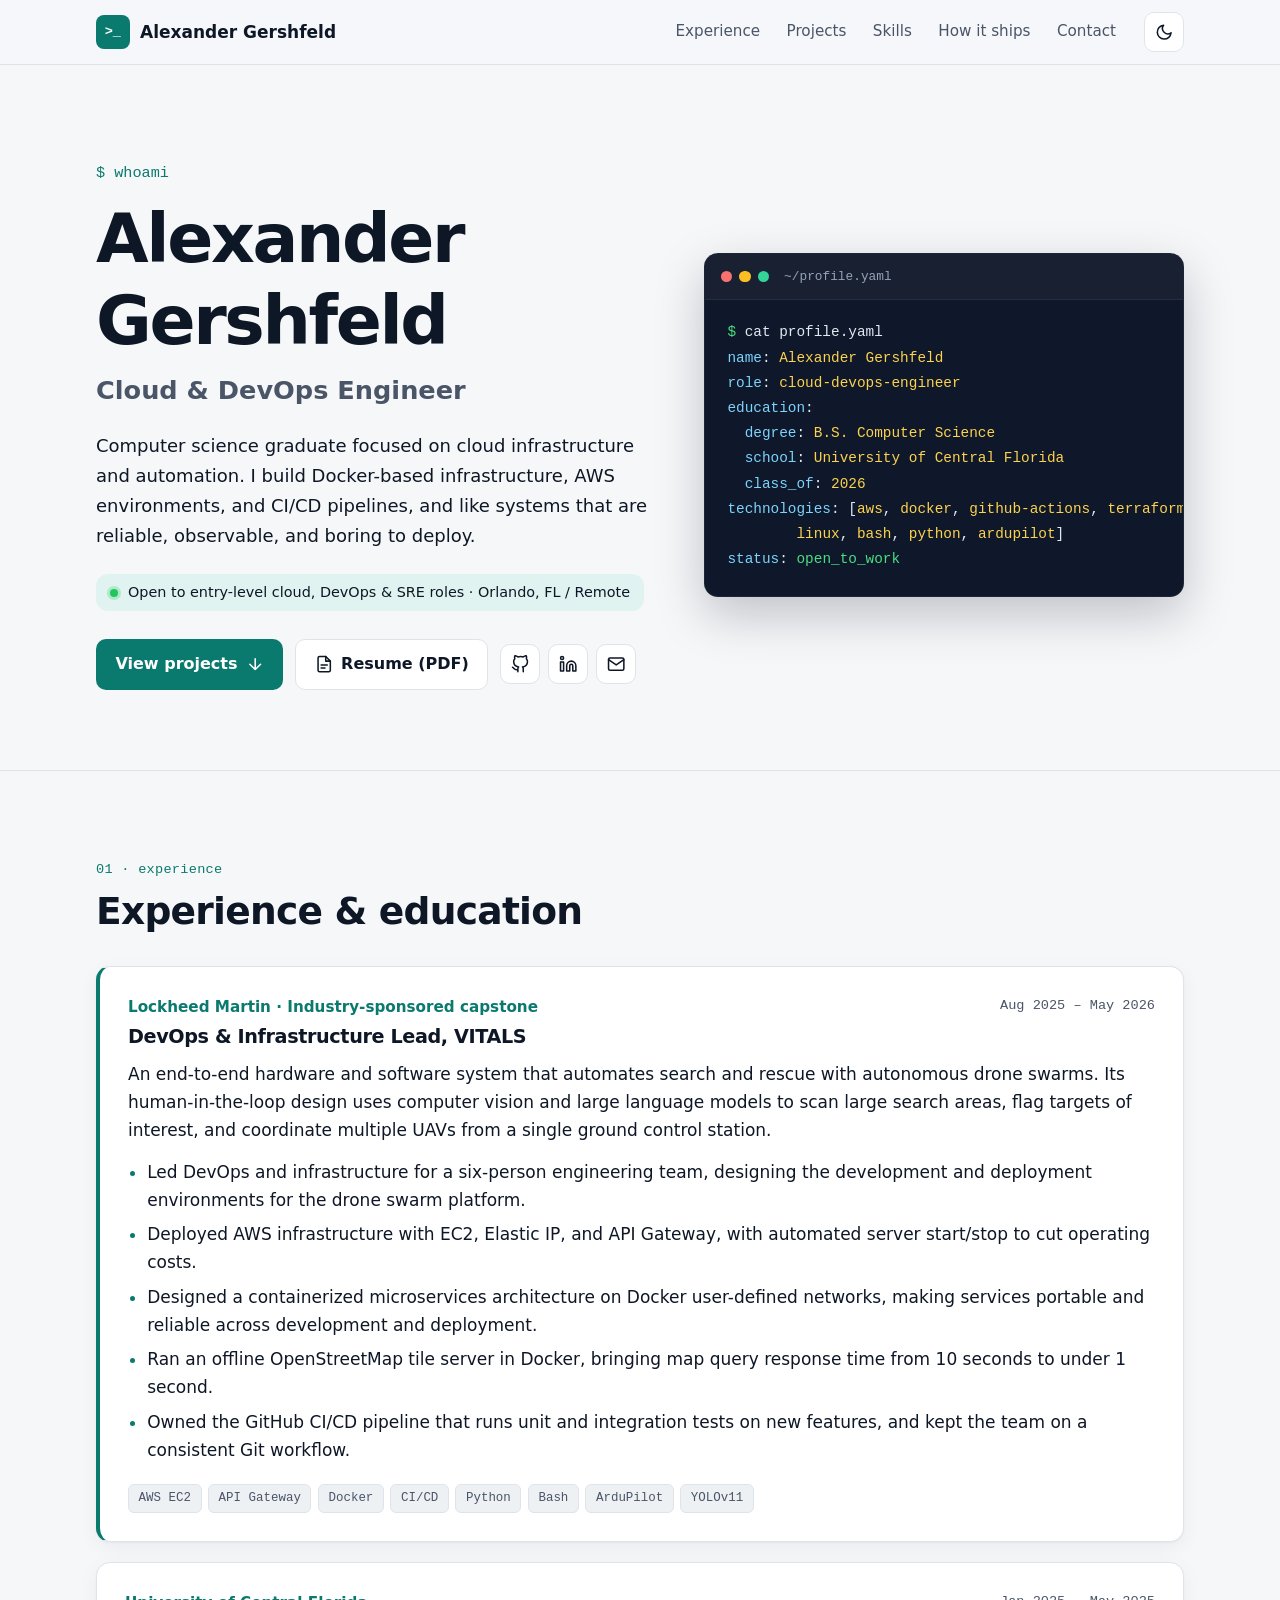
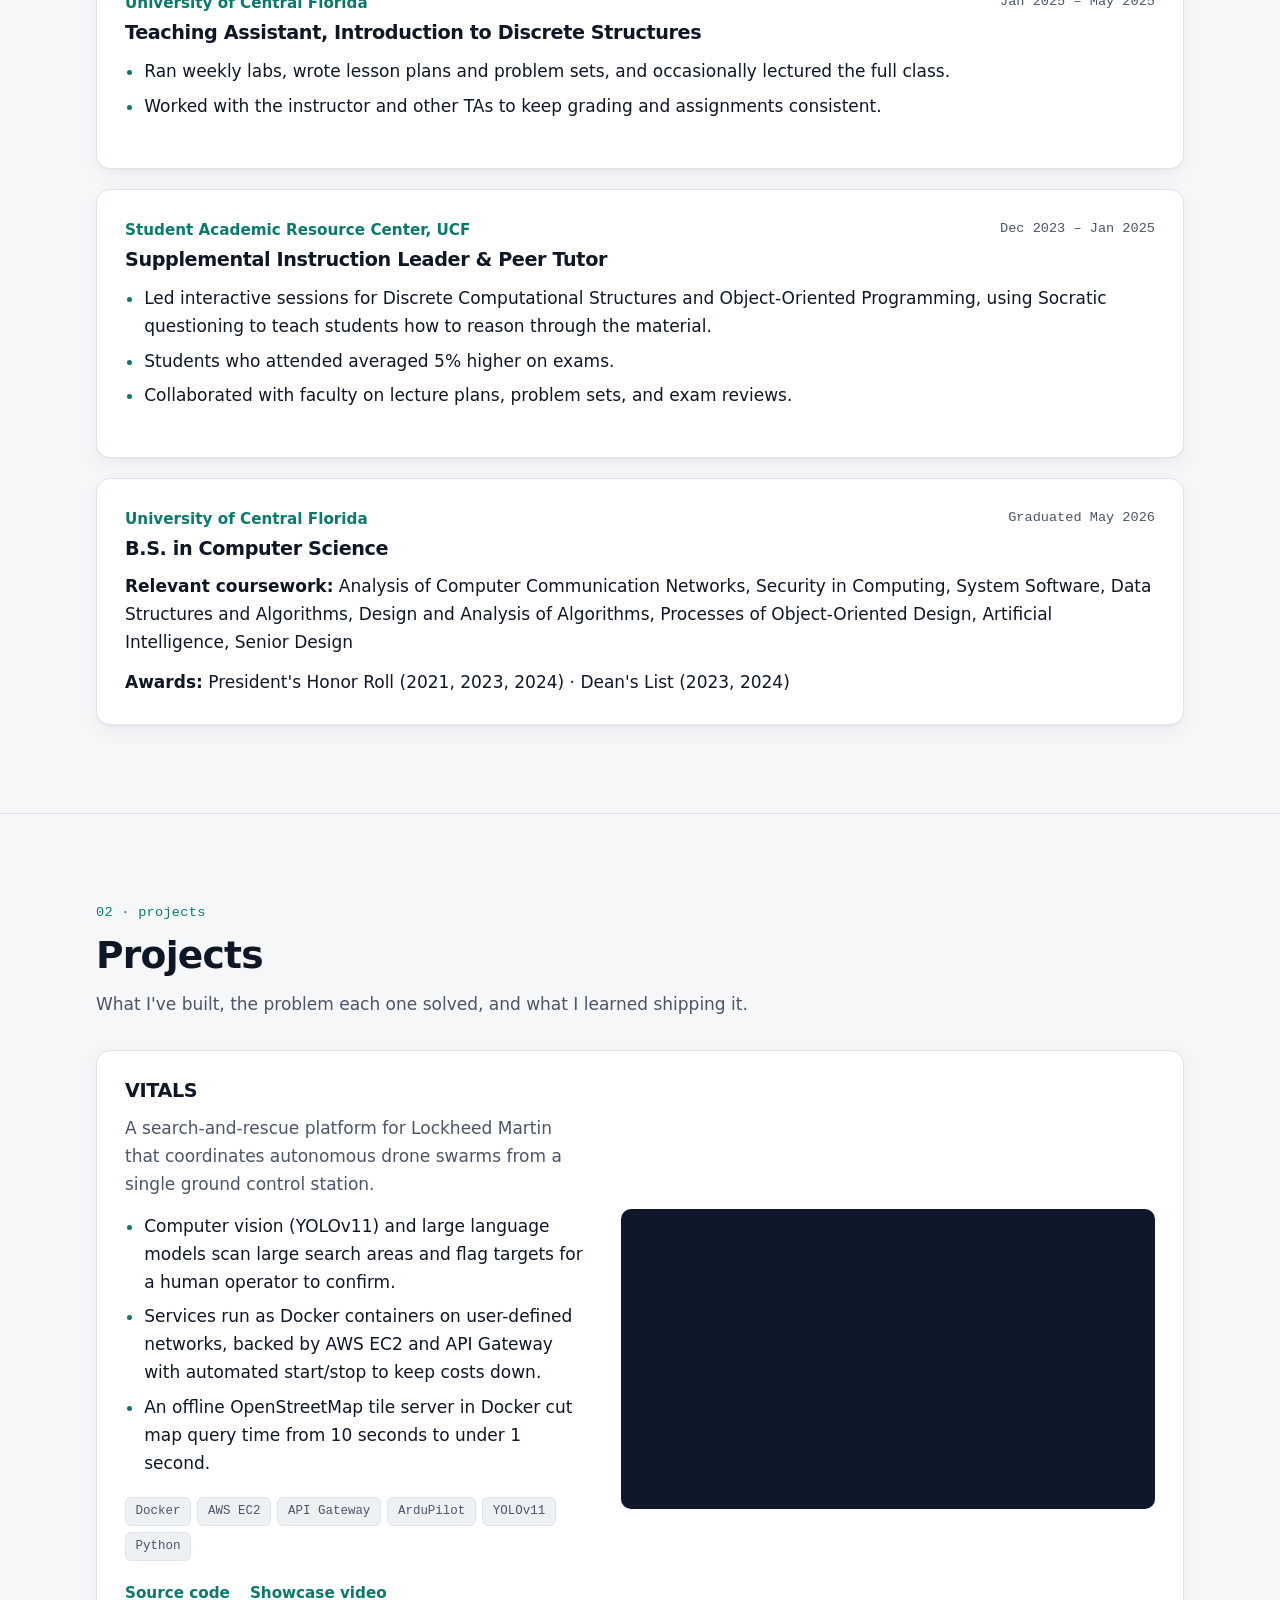
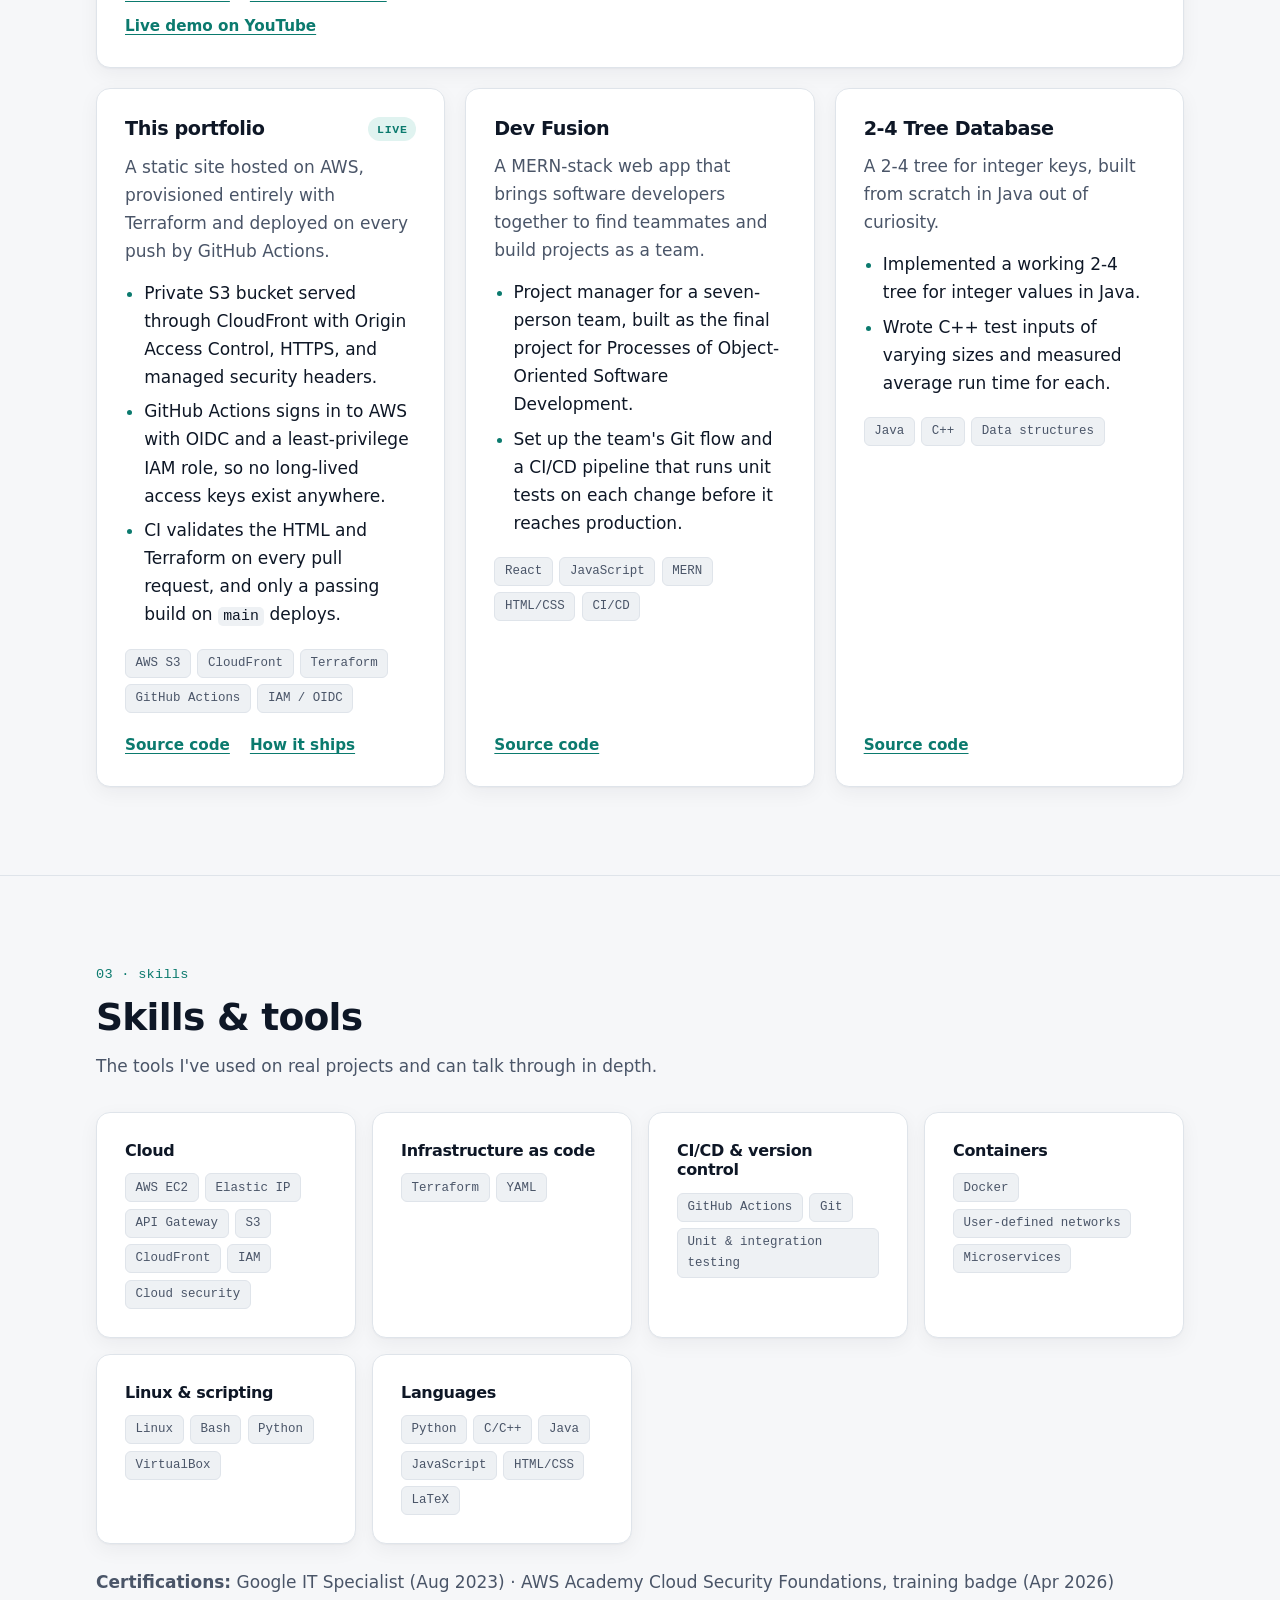
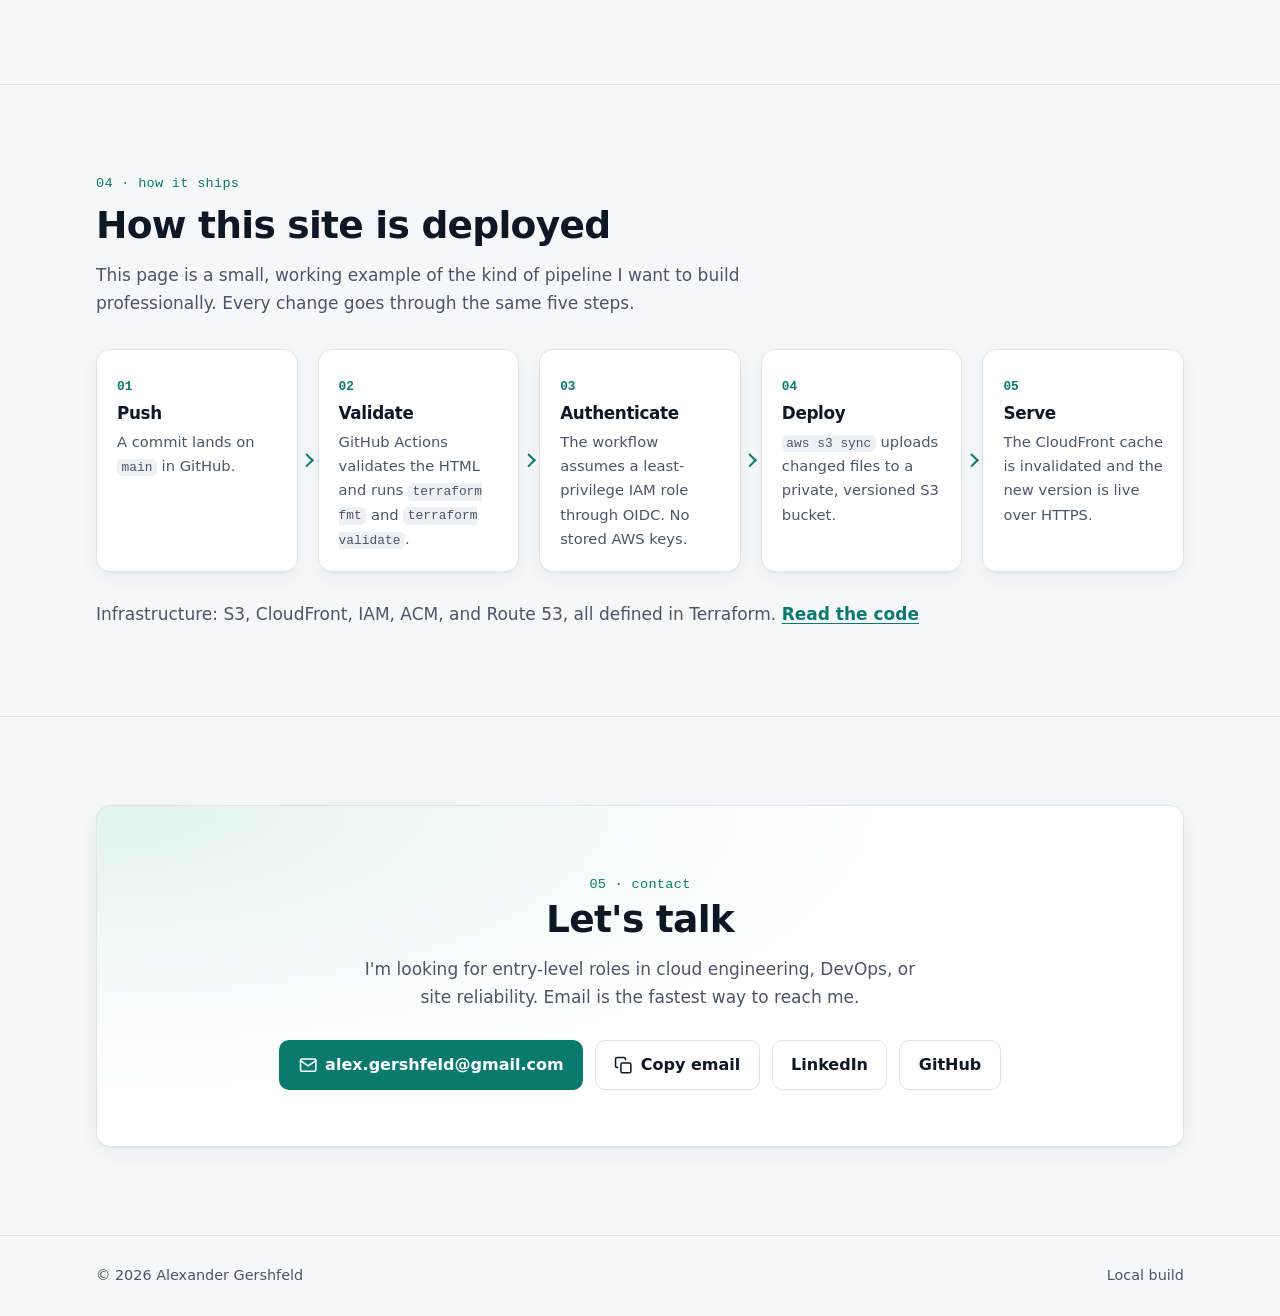
<file: site/index.html>
<!DOCTYPE html>
<html lang="en">
<head>
  <meta charset="utf-8">
  <meta name="viewport" content="width=device-width, initial-scale=1">
  <title>Alexander Gershfeld · Cloud &amp; DevOps Engineer</title>
  <meta name="description" content="Alexander Gershfeld is a computer science graduate focused on cloud infrastructure, automation, and DevOps.">
  <meta property="og:type" content="website">
  <meta property="og:title" content="Alexander Gershfeld · Cloud &amp; DevOps Engineer">
  <meta property="og:description" content="Projects, experience, and the CI/CD pipeline that deploys this site.">
  <meta name="theme-color" content="#0b7a6e">
  <link rel="icon" href="favicon.svg" type="image/svg+xml">
  <link rel="stylesheet" href="styles.css">
  <script src="script.js"></script>
</head>
<body>
  <a class="skip-link" href="#main">Skip to content</a>

  <header class="site-header">
    <div class="container header-inner">
      <a class="brand" href="#top">
        <span class="brand-mark" aria-hidden="true">&gt;_</span>
        <span class="brand-name">Alexander Gershfeld</span>
      </a>

      <nav class="site-nav" id="site-nav" aria-label="Main">
        <ul>
          <li><a href="#experience">Experience</a></li>
          <li><a href="#projects">Projects</a></li>
          <li><a href="#skills">Skills</a></li>
          <li><a href="#pipeline">How it ships</a></li>
          <li><a href="#contact">Contact</a></li>
        </ul>
      </nav>

      <button class="icon-btn theme-toggle" type="button" aria-label="Switch color theme">
        <svg class="icon icon-moon" viewBox="0 0 24 24" aria-hidden="true"><path d="M21 12.79A9 9 0 1 1 11.21 3 7 7 0 0 0 21 12.79z"/></svg>
        <svg class="icon icon-sun" viewBox="0 0 24 24" aria-hidden="true"><circle cx="12" cy="12" r="4.5"/><path d="M12 1.5v2.5M12 20v2.5M4.22 4.22l1.77 1.77M18.01 18.01l1.77 1.77M1.5 12h2.5M20 12h2.5M4.22 19.78l1.77-1.77M18.01 5.99l1.77-1.77"/></svg>
      </button>
      <button class="icon-btn nav-toggle" type="button" aria-expanded="false" aria-controls="site-nav" aria-label="Menu">
        <svg class="icon" viewBox="0 0 24 24" aria-hidden="true"><path d="M3 6h18M3 12h18M3 18h18"/></svg>
      </button>
    </div>
  </header>

  <main id="main">
    <!-- ============ HERO ============ -->
    <section class="hero" id="top" aria-labelledby="hero-title">
      <div class="container hero-grid">
        <div class="hero-copy">
          <p class="eyebrow"><span aria-hidden="true">$ </span>whoami</p>
          <h1 id="hero-title">Alexander Gershfeld</h1>
          <p class="role">Cloud &amp; DevOps Engineer</p>
          <p class="lede">Computer science graduate focused on cloud infrastructure and automation. I build Docker-based infrastructure, AWS environments, and CI/CD pipelines, and like systems that are reliable, observable, and boring to deploy.</p>
          <p class="status"><span class="status-dot" aria-hidden="true"></span><span>Open to entry-level cloud, DevOps &amp; SRE roles · Orlando, FL / Remote</span></p>
          <div class="actions">
            <a class="btn btn-primary" href="#projects">
              View projects
              <svg class="icon" viewBox="0 0 24 24" aria-hidden="true"><path d="M12 5v14M5 12l7 7 7-7"/></svg>
            </a>
            <a class="btn btn-secondary" href="resume.pdf">
              <svg class="icon" viewBox="0 0 24 24" aria-hidden="true"><path d="M14 2H6a2 2 0 0 0-2 2v16a2 2 0 0 0 2 2h12a2 2 0 0 0 2-2V8z"/><path d="M14 2v6h6M8 13h8M8 17h5"/></svg>
              Resume (PDF)
            </a>
            <ul class="social">
              <li>
                <a class="icon-btn" href="https://github.com/Gersh01" aria-label="GitHub">
                  <svg class="icon" viewBox="0 0 24 24" aria-hidden="true"><path d="M9 19c-5 1.5-5-2.5-7-3m14 6v-3.87a3.37 3.37 0 0 0-.94-2.61c3.14-.35 6.44-1.54 6.44-7A5.44 5.44 0 0 0 20 4.77 5.07 5.07 0 0 0 19.91 1S18.73.65 16 2.48a13.38 13.38 0 0 0-7 0C6.27.65 5.09 1 5.09 1A5.07 5.07 0 0 0 5 4.77a5.44 5.44 0 0 0-1.5 3.78c0 5.42 3.3 6.61 6.44 7A3.37 3.37 0 0 0 9 18.13V22"/></svg>
                </a>
              </li>
              <li>
                <a class="icon-btn" href="https://www.linkedin.com/in/alexander-gershfeld" aria-label="LinkedIn">
                  <svg class="icon" viewBox="0 0 24 24" aria-hidden="true"><path d="M16 8a6 6 0 0 1 6 6v7h-4v-7a2 2 0 0 0-4 0v7h-4v-7a6 6 0 0 1 6-6z"/><path d="M2 9h4v12H2z"/><circle cx="4" cy="4" r="2"/></svg>
                </a>
              </li>
              <li>
                <a class="icon-btn" href="mailto:alex.gershfeld@gmail.com" aria-label="Email">
                  <svg class="icon" viewBox="0 0 24 24" aria-hidden="true"><path d="M4 4h16a2 2 0 0 1 2 2v12a2 2 0 0 1-2 2H4a2 2 0 0 1-2-2V6a2 2 0 0 1 2-2z"/><path d="m22 6-10 7L2 6"/></svg>
                </a>
              </li>
            </ul>
          </div>
        </div>

        <div class="terminal" aria-hidden="true">
          <div class="terminal-bar">
            <span class="dot"></span><span class="dot"></span><span class="dot"></span>
            <span class="terminal-title">~/profile.yaml</span>
          </div>
<pre><code><span class="t-prompt">$</span> cat profile.yaml
<span class="t-key">name</span>: <span class="t-str">Alexander Gershfeld</span>
<span class="t-key">role</span>: <span class="t-str">cloud-devops-engineer</span>
<span class="t-key">education</span>:
  <span class="t-key">degree</span>: <span class="t-str">B.S. Computer Science</span>
  <span class="t-key">school</span>: <span class="t-str">University of Central Florida</span>
  <span class="t-key">class_of</span>: <span class="t-str">2026</span>
<span class="t-key">technologies</span>: [<span class="t-str">aws</span>, <span class="t-str">docker</span>, <span class="t-str">github-actions</span>, <span class="t-str">terraform</span>,
        <span class="t-str">linux</span>, <span class="t-str">bash</span>, <span class="t-str">python</span>, <span class="t-str">ardupilot</span>]
<span class="t-key">status</span>: <span class="t-ok">open_to_work</span></code></pre>
        </div>
      </div>
    </section>

    <!-- ============ EXPERIENCE ============ -->
    <section class="section" id="experience" aria-labelledby="experience-title">
      <div class="container">
        <div class="section-head">
          <p class="section-kicker">01 · experience</p>
          <h2 id="experience-title">Experience &amp; education</h2>
        </div>

        <div class="stack">
          <article class="card featured">
            <div class="card-head">
              <div>
                <p class="org">Lockheed Martin · Industry-sponsored capstone</p>
                <h3>DevOps &amp; Infrastructure Lead, VITALS</h3>
              </div>
              <p class="dates">Aug 2025 – May 2026</p>
            </div>
            <p>An end-to-end hardware and software system that automates search and rescue with autonomous drone swarms. Its human-in-the-loop design uses computer vision and large language models to scan large search areas, flag targets of interest, and coordinate multiple UAVs from a single ground control station.</p>
            <ul class="bullets">
              <li>Led DevOps and infrastructure for a six-person engineering team, designing the development and deployment environments for the drone swarm platform.</li>
              <li>Deployed AWS infrastructure with EC2, Elastic IP, and API Gateway, with automated server start/stop to cut operating costs.</li>
              <li>Designed a containerized microservices architecture on Docker user-defined networks, making services portable and reliable across development and deployment.</li>
              <li>Ran an offline OpenStreetMap tile server in Docker, bringing map query response time from 10 seconds to under 1 second.</li>
              <li>Owned the GitHub CI/CD pipeline that runs unit and integration tests on new features, and kept the team on a consistent Git workflow.</li>
            </ul>
            <ul class="tags">
              <li>AWS EC2</li>
              <li>API Gateway</li>
              <li>Docker</li>
              <li>CI/CD</li>
              <li>Python</li>
              <li>Bash</li>
              <li>ArduPilot</li>
              <li>YOLOv11</li>
            </ul>
          </article>

          <article class="card">
            <div class="card-head">
              <div>
                <p class="org">University of Central Florida</p>
                <h3>Teaching Assistant, Introduction to Discrete Structures</h3>
              </div>
              <p class="dates">Jan 2025 – May 2025</p>
            </div>
            <ul class="bullets">
              <li>Ran weekly labs, wrote lesson plans and problem sets, and occasionally lectured the full class.</li>
              <li>Worked with the instructor and other TAs to keep grading and assignments consistent.</li>
            </ul>
          </article>

          <article class="card">
            <div class="card-head">
              <div>
                <p class="org">Student Academic Resource Center, UCF</p>
                <h3>Supplemental Instruction Leader &amp; Peer Tutor</h3>
              </div>
              <p class="dates">Dec 2023 – Jan 2025</p>
            </div>
            <ul class="bullets">
              <li>Led interactive sessions for Discrete Computational Structures and Object-Oriented Programming, using Socratic questioning to teach students how to reason through the material.</li>
              <li>Students who attended averaged 5% higher on exams.</li>
              <li>Collaborated with faculty on lecture plans, problem sets, and exam reviews.</li>
            </ul>
          </article>

          <article class="card">
            <div class="card-head">
              <div>
                <p class="org">University of Central Florida</p>
                <h3>B.S. in Computer Science</h3>
              </div>
              <p class="dates">Graduated May 2026</p>
            </div>
            <p><strong>Relevant coursework:</strong> Analysis of Computer Communication Networks, Security in Computing, System Software, Data Structures and Algorithms, Design and Analysis of Algorithms, Processes of Object-Oriented Design, Artificial Intelligence, Senior Design</p>
            <p><strong>Awards:</strong> President's Honor Roll (2021, 2023, 2024) · Dean's List (2023, 2024)</p>
          </article>
        </div>
      </div>
    </section>

    <!-- ============ PROJECTS ============ -->
    <section class="section" id="projects" aria-labelledby="projects-title">
      <div class="container">
        <div class="section-head">
          <p class="section-kicker">02 · projects</p>
          <h2 id="projects-title">Projects</h2>
          <p>What I've built, the problem each one solved, and what I learned shipping it.</p>
        </div>

        <div class="project-grid">
          <article class="card project project-wide">
            <div class="project-top">
              <h3>VITALS</h3>
            </div>
            <p class="summary">A search-and-rescue platform for Lockheed Martin that coordinates autonomous drone swarms from a single ground control station.</p>
            <div class="project-media">
              <iframe
                class="video"
                src="https://www.youtube-nocookie.com/embed/x99YQwUZ260?rel=0"
                title="VITALS Live Flight Demo"
                loading="lazy"
                allow="accelerometer; autoplay; clipboard-write; encrypted-media; gyroscope; picture-in-picture; web-share"
                referrerpolicy="strict-origin-when-cross-origin"
                allowfullscreen></iframe>
            </div>
            <ul class="bullets">
              <li>Computer vision (YOLOv11) and large language models scan large search areas and flag targets for a human operator to confirm.</li>
              <li>Services run as Docker containers on user-defined networks, backed by AWS EC2 and API Gateway with automated start/stop to keep costs down.</li>
              <li>An offline OpenStreetMap tile server in Docker cut map query time from 10 seconds to under 1 second.</li>
            </ul>
            <ul class="tags">
              <li>Docker</li><li>AWS EC2</li><li>API Gateway</li><li>ArduPilot</li><li>YOLOv11</li><li>Python</li>
            </ul>
            <p class="links">
              <a href="https://github.com/brendantr/VITALS-AI-DroneSwarm">Source code</a>
              <a href="https://www.youtube.com/watch?v=EE4i8XSY4mE">Showcase video</a>
              <a href="https://www.youtube.com/watch?v=x99YQwUZ260">Live demo on YouTube</a>
            </p>
          </article>

          <article class="card project">
            <div class="project-top">
              <h3>This portfolio</h3>
              <span class="badge">Live</span>
            </div>
            <p class="summary">A static site hosted on AWS, provisioned entirely with Terraform and deployed on every push by GitHub Actions.</p>
            <ul class="bullets">
              <li>Private S3 bucket served through CloudFront with Origin Access Control, HTTPS, and managed security headers.</li>
              <li>GitHub Actions signs in to AWS with OIDC and a least-privilege IAM role, so no long-lived access keys exist anywhere.</li>
              <li>CI validates the HTML and Terraform on every pull request, and only a passing build on <code>main</code> deploys.</li>
            </ul>
            <ul class="tags">
              <li>AWS S3</li><li>CloudFront</li><li>Terraform</li><li>GitHub Actions</li><li>IAM / OIDC</li>
            </ul>
            <p class="links">
              <a href="https://github.com/Gersh01/portfolio-website">Source code</a>
              <a href="#pipeline">How it ships</a>
            </p>
          </article>

          <article class="card project">
            <div class="project-top">
              <h3>Dev Fusion</h3>
            </div>
            <p class="summary">A MERN-stack web app that brings software developers together to find teammates and build projects as a team.</p>
            <ul class="bullets">
              <li>Project manager for a seven-person team, built as the final project for Processes of Object-Oriented Software Development.</li>
              <li>Set up the team's Git flow and a CI/CD pipeline that runs unit tests on each change before it reaches production.</li>
            </ul>
            <ul class="tags">
              <li>React</li><li>JavaScript</li><li>MERN</li><li>HTML/CSS</li><li>CI/CD</li>
            </ul>
            <p class="links"><a href="https://github.com/Gersh01/Dev-Fusion">Source code</a></p>
          </article>

          <article class="card project">
            <div class="project-top">
              <h3>2-4 Tree Database</h3>
            </div>
            <p class="summary">A 2-4 tree for integer keys, built from scratch in Java out of curiosity.</p>
            <ul class="bullets">
              <li>Implemented a working 2-4 tree for integer values in Java.</li>
              <li>Wrote C++ test inputs of varying sizes and measured average run time for each.</li>
            </ul>
            <ul class="tags">
              <li>Java</li><li>C++</li><li>Data structures</li>
            </ul>
            <p class="links"><a href="https://github.com/Gersh01/2-4-Tree-Database">Source code</a></p>
          </article>
        </div>
      </div>
    </section>

    <!-- ============ SKILLS ============ -->
    <section class="section" id="skills" aria-labelledby="skills-title">
      <div class="container">
        <div class="section-head">
          <p class="section-kicker">03 · skills</p>
          <h2 id="skills-title">Skills &amp; tools</h2>
          <p>The tools I've used on real projects and can talk through in depth.</p>
        </div>

        <div class="skill-grid">
          <div class="card skill-group">
            <h3>Cloud</h3>
            <ul class="tags"><li>AWS EC2</li><li>Elastic IP</li><li>API Gateway</li><li>S3</li><li>CloudFront</li><li>IAM</li><li>Cloud security</li></ul>
          </div>
          <div class="card skill-group">
            <h3>Infrastructure as code</h3>
            <ul class="tags"><li>Terraform</li><li>YAML</li></ul>
          </div>
          <div class="card skill-group">
            <h3>CI/CD &amp; version control</h3>
            <ul class="tags"><li>GitHub Actions</li><li>Git</li><li>Unit &amp; integration testing</li></ul>
          </div>
          <div class="card skill-group">
            <h3>Containers</h3>
            <ul class="tags"><li>Docker</li><li>User-defined networks</li><li>Microservices</li></ul>
          </div>
          <div class="card skill-group">
            <h3>Linux &amp; scripting</h3>
            <ul class="tags"><li>Linux</li><li>Bash</li><li>Python</li><li>VirtualBox</li></ul>
          </div>
          <div class="card skill-group">
            <h3>Languages</h3>
            <ul class="tags"><li>Python</li><li>C/C++</li><li>Java</li><li>JavaScript</li><li>HTML/CSS</li><li>LaTeX</li></ul>
          </div>
        </div>

        <p class="cert-line"><strong>Certifications:</strong> Google IT Specialist (Aug 2023) · AWS Academy Cloud Security Foundations, training badge (Apr 2026)</p>
      </div>
    </section>

    <!-- ============ PIPELINE ============ -->
    <section class="section" id="pipeline" aria-labelledby="pipeline-title">
      <div class="container">
        <div class="section-head">
          <p class="section-kicker">04 · how it ships</p>
          <h2 id="pipeline-title">How this site is deployed</h2>
          <p>This page is a small, working example of the kind of pipeline I want to build professionally. Every change goes through the same five steps.</p>
        </div>

        <ol class="pipeline">
          <li>
            <span class="step-num">01</span>
            <h3>Push</h3>
            <p>A commit lands on <code>main</code> in GitHub.</p>
          </li>
          <li>
            <span class="step-num">02</span>
            <h3>Validate</h3>
            <p>GitHub Actions validates the HTML and runs <code>terraform fmt</code> and <code>terraform validate</code>.</p>
          </li>
          <li>
            <span class="step-num">03</span>
            <h3>Authenticate</h3>
            <p>The workflow assumes a least-privilege IAM role through OIDC. No stored AWS keys.</p>
          </li>
          <li>
            <span class="step-num">04</span>
            <h3>Deploy</h3>
            <p><code>aws s3 sync</code> uploads changed files to a private, versioned S3 bucket.</p>
          </li>
          <li>
            <span class="step-num">05</span>
            <h3>Serve</h3>
            <p>The CloudFront cache is invalidated and the new version is live over HTTPS.</p>
          </li>
        </ol>

        <p class="infra-note">
          Infrastructure: S3, CloudFront, IAM, ACM, and Route 53, all defined in Terraform.
          <a href="https://github.com/Gersh01/portfolio-website/tree/main/infra">Read the code</a>
        </p>
      </div>
    </section>

    <!-- ============ CONTACT ============ -->
    <section class="section" id="contact" aria-labelledby="contact-title">
      <div class="container">
        <div class="card contact-card">
          <p class="section-kicker">05 · contact</p>
          <h2 id="contact-title">Let's talk</h2>
          <p>I'm looking for entry-level roles in cloud engineering, DevOps, or site reliability. Email is the fastest way to reach me.</p>
          <div class="actions">
            <a class="btn btn-primary" href="mailto:alex.gershfeld@gmail.com">
              <svg class="icon" viewBox="0 0 24 24" aria-hidden="true"><path d="M4 4h16a2 2 0 0 1 2 2v12a2 2 0 0 1-2 2H4a2 2 0 0 1-2-2V6a2 2 0 0 1 2-2z"/><path d="m22 6-10 7L2 6"/></svg>
              alex.gershfeld@gmail.com
            </a>
            <button class="btn btn-secondary copy-email" type="button" data-email="alex.gershfeld@gmail.com">
              <svg class="icon" viewBox="0 0 24 24" aria-hidden="true"><rect x="9" y="9" width="13" height="13" rx="2"/><path d="M5 15H4a2 2 0 0 1-2-2V4a2 2 0 0 1 2-2h9a2 2 0 0 1 2 2v1"/></svg>
              <span class="copy-label" aria-live="polite">Copy email</span>
            </button>
            <a class="btn btn-secondary" href="https://www.linkedin.com/in/alexander-gershfeld">LinkedIn</a>
            <a class="btn btn-secondary" href="https://github.com/Gersh01">GitHub</a>
          </div>
        </div>
      </div>
    </section>
  </main>

  <footer class="site-footer">
    <div class="container footer-inner">
      <p>© <span id="year">2026</span> Alexander Gershfeld</p>
      <p class="deploy-stamp">Local build</p>
    </div>
  </footer>
</body>
</html>
</file>
<file: site/styles.css>
/* =========================================================
   Design tokens: light theme on :root, dark theme below.
   ========================================================= */
:root {
  --bg: #f6f7f9;
  --surface: #ffffff;
  --surface-2: #eef1f4;
  --text: #0e1726;
  --muted: #4a5568;
  --border: #dfe4ea;
  --accent: #0b7a6e;
  --accent-strong: #08665c;
  --accent-soft: #e0f3f0;
  --on-accent: #ffffff;
  --code-bg: #0f172a;
  --code-text: #e2e8f0;
  --code-dim: #94a3b8;
  --code-key: #7dd3fc;
  --code-str: #fcd34d;
  --code-ok: #4ade80;
  --shadow: 0 1px 2px rgb(15 23 42 / 0.04), 0 6px 20px rgb(15 23 42 / 0.05);
  --radius: 14px;
  --font-sans: system-ui, -apple-system, "Segoe UI", Roboto, "Helvetica Neue", Arial, sans-serif;
  --font-mono: ui-monospace, "Cascadia Code", "SF Mono", Menlo, Consolas, "Liberation Mono", monospace;
  color-scheme: light;
}

@media (prefers-color-scheme: dark) {
  :root:not([data-theme="light"]) {
    --bg: #0b1120;
    --surface: #111a2e;
    --surface-2: #18233b;
    --text: #e5e9f0;
    --muted: #9aa5b8;
    --border: #233150;
    --accent: #2dd4bf;
    --accent-strong: #5eead4;
    --accent-soft: rgb(45 212 191 / 0.12);
    --on-accent: #042f2a;
    --code-bg: #070c18;
    --shadow: 0 1px 2px rgb(0 0 0 / 0.3);
    color-scheme: dark;
  }
}

:root[data-theme="dark"] {
  --bg: #0b1120;
  --surface: #111a2e;
  --surface-2: #18233b;
  --text: #e5e9f0;
  --muted: #9aa5b8;
  --border: #233150;
  --accent: #2dd4bf;
  --accent-strong: #5eead4;
  --accent-soft: rgb(45 212 191 / 0.12);
  --on-accent: #042f2a;
  --code-bg: #070c18;
  --shadow: 0 1px 2px rgb(0 0 0 / 0.3);
  color-scheme: dark;
}

/* =========================================================
   Base
   ========================================================= */
*,
*::before,
*::after {
  box-sizing: border-box;
}

html {
  scroll-behavior: smooth;
  scroll-padding-top: 5rem;
  -webkit-text-size-adjust: 100%;
  text-size-adjust: 100%;
}

body {
  margin: 0;
  font-family: var(--font-sans);
  font-size: 1.0625rem;
  line-height: 1.65;
  color: var(--text);
  background: var(--bg);
  -webkit-font-smoothing: antialiased;
}

img,
svg {
  display: block;
  max-width: 100%;
}

a {
  color: var(--accent);
  text-underline-offset: 3px;
}

a:hover {
  color: var(--accent-strong);
}

:focus-visible {
  outline: 2px solid var(--accent);
  outline-offset: 3px;
  border-radius: 6px;
}

h1,
h2,
h3 {
  margin: 0;
  line-height: 1.2;
  letter-spacing: -0.02em;
}

code,
pre {
  font-family: var(--font-mono);
}

p code,
li code {
  font-size: 0.875em;
  padding: 0.1em 0.35em;
  border-radius: 5px;
  background: var(--surface-2);
}

.container {
  width: 100%;
  max-width: 72rem;
  margin-inline: auto;
  padding-inline: clamp(1rem, 4vw, 2rem);
}

.icon {
  width: 1.15rem;
  height: 1.15rem;
  flex: none;
  fill: none;
  stroke: currentColor;
  stroke-width: 2;
  stroke-linecap: round;
  stroke-linejoin: round;
}

.skip-link {
  position: absolute;
  left: 1rem;
  top: -4rem;
  z-index: 100;
  padding: 0.6rem 1rem;
  border-radius: 8px;
  background: var(--accent);
  color: var(--on-accent);
  font-weight: 600;
}

.skip-link:focus {
  top: 1rem;
  color: var(--on-accent);
}

/* =========================================================
   Header
   ========================================================= */
.site-header {
  position: sticky;
  top: 0;
  z-index: 10;
  background: color-mix(in srgb, var(--bg) 85%, transparent);
  -webkit-backdrop-filter: saturate(180%) blur(12px);
  backdrop-filter: saturate(180%) blur(12px);
  border-bottom: 1px solid var(--border);
}

.header-inner {
  display: flex;
  align-items: center;
  gap: 0.5rem;
  min-height: 4rem;
}

.brand {
  display: flex;
  align-items: center;
  gap: 0.65rem;
  color: var(--text);
  font-weight: 700;
  text-decoration: none;
}

.brand:hover {
  color: var(--text);
}

.brand-mark {
  display: grid;
  place-items: center;
  width: 2.1rem;
  height: 2.1rem;
  border-radius: 8px;
  background: var(--accent);
  color: var(--on-accent);
  font-family: var(--font-mono);
  font-size: 0.85rem;
  font-weight: 700;
}

.site-nav {
  margin-left: auto;
}

.site-nav ul {
  display: flex;
  gap: 0.15rem;
  margin: 0;
  padding: 0;
  list-style: none;
}

.site-nav a {
  display: block;
  padding: 0.45rem 0.75rem;
  border-radius: 8px;
  color: var(--muted);
  font-size: 0.95rem;
  font-weight: 500;
  text-decoration: none;
}

.site-nav a:hover {
  color: var(--text);
  background: var(--surface-2);
}

.icon-btn {
  display: grid;
  place-items: center;
  width: 2.5rem;
  height: 2.5rem;
  padding: 0;
  border: 1px solid var(--border);
  border-radius: 10px;
  background: var(--surface);
  color: var(--text);
  cursor: pointer;
}

.icon-btn:hover {
  border-color: var(--accent);
  color: var(--accent);
}

.theme-toggle {
  margin-left: 0.5rem;
}

.nav-toggle {
  display: none;
}

.theme-toggle .icon-sun {
  display: none;
}

:root[data-theme="dark"] .theme-toggle .icon-sun {
  display: block;
}

:root[data-theme="dark"] .theme-toggle .icon-moon {
  display: none;
}

@media (prefers-color-scheme: dark) {
  :root:not([data-theme="light"]) .theme-toggle .icon-sun {
    display: block;
  }

  :root:not([data-theme="light"]) .theme-toggle .icon-moon {
    display: none;
  }
}

@media (max-width: 760px) {
  .nav-toggle {
    display: grid;
  }

  .theme-toggle {
    margin-left: auto;
  }

  .site-nav {
    position: absolute;
    top: 100%;
    left: 0;
    right: 0;
    display: none;
    margin: 0;
    padding: 0.5rem clamp(1rem, 4vw, 2rem) 1rem;
    background: var(--surface);
    border-bottom: 1px solid var(--border);
    box-shadow: var(--shadow);
  }

  .site-nav.open {
    display: block;
  }

  .site-nav ul {
    flex-direction: column;
  }

  .site-nav a {
    padding: 0.7rem 0.75rem;
    font-size: 1rem;
  }
}

/* =========================================================
   Hero
   ========================================================= */
.hero {
  padding-block: clamp(3rem, 8vw, 6rem) clamp(3rem, 7vw, 5rem);
}

.hero-grid {
  display: grid;
  grid-template-columns: minmax(0, 1.15fr) minmax(0, 1fr);
  gap: clamp(2rem, 5vw, 3.5rem);
  align-items: center;
}

.eyebrow {
  margin: 0 0 0.75rem;
  color: var(--accent);
  font-family: var(--font-mono);
  font-size: 0.95rem;
}

.hero h1 {
  font-size: clamp(2.5rem, 6.5vw, 4.25rem);
  font-weight: 800;
  letter-spacing: -0.035em;
}

.role {
  margin: 0.5rem 0 1.25rem;
  color: var(--muted);
  font-size: clamp(1.25rem, 2.6vw, 1.6rem);
  font-weight: 600;
}

.lede {
  max-width: 38rem;
  margin: 0 0 1.5rem;
  font-size: 1.125rem;
}

.status {
  display: inline-flex;
  align-items: center;
  gap: 0.6rem;
  margin: 0 0 1.75rem;
  padding: 0.4rem 0.9rem;
  border-radius: 12px;
  background: var(--accent-soft);
  font-size: 0.9rem;
  font-weight: 500;
}

.status-dot {
  flex: none;
  width: 0.5rem;
  height: 0.5rem;
  border-radius: 50%;
  background: #22c55e;
  box-shadow: 0 0 0 3px rgb(34 197 94 / 0.25);
}

.actions {
  display: flex;
  flex-wrap: wrap;
  align-items: center;
  gap: 0.75rem;
}

.btn {
  display: inline-flex;
  align-items: center;
  gap: 0.5rem;
  padding: 0.7rem 1.15rem;
  border: 1px solid transparent;
  border-radius: 10px;
  font: inherit;
  font-size: 1rem;
  font-weight: 600;
  text-decoration: none;
  cursor: pointer;
  transition: background-color 0.15s, border-color 0.15s, transform 0.15s;
}

.btn:hover {
  transform: translateY(-1px);
}

.btn-primary {
  background: var(--accent);
  color: var(--on-accent);
}

.btn-primary:hover {
  background: var(--accent-strong);
  color: var(--on-accent);
}

.btn-secondary {
  background: var(--surface);
  border-color: var(--border);
  color: var(--text);
}

.btn-secondary:hover {
  border-color: var(--accent);
  color: var(--text);
}

.social {
  display: flex;
  gap: 0.5rem;
  margin: 0;
  padding: 0;
  list-style: none;
}

/* Terminal card */
.terminal {
  overflow: hidden;
  border: 1px solid rgb(255 255 255 / 0.06);
  border-radius: var(--radius);
  background: var(--code-bg);
  color: var(--code-text);
  box-shadow: 0 18px 50px rgb(2 6 23 / 0.22);
}

.terminal-bar {
  display: flex;
  align-items: center;
  gap: 0.45rem;
  padding: 0.75rem 1rem;
  background: rgb(255 255 255 / 0.04);
  border-bottom: 1px solid rgb(255 255 255 / 0.06);
}

.terminal-bar .dot {
  width: 0.7rem;
  height: 0.7rem;
  border-radius: 50%;
  background: #f87171;
}

.terminal-bar .dot:nth-child(2) {
  background: #fbbf24;
}

.terminal-bar .dot:nth-child(3) {
  background: #34d399;
}

.terminal-title {
  margin-left: 0.5rem;
  color: var(--code-dim);
  font-family: var(--font-mono);
  font-size: 0.8rem;
}

.terminal pre {
  margin: 0;
  padding: 1.25rem 1.4rem 1.5rem;
  overflow-x: auto;
  font-size: 0.9rem;
  line-height: 1.75;
}

.t-prompt { color: var(--code-ok); }
.t-key { color: var(--code-key); }
.t-str { color: var(--code-str); }
.t-ok { color: var(--code-ok); }

@media (max-width: 900px) {
  .hero-grid {
    grid-template-columns: minmax(0, 1fr);
  }
}

@media (max-width: 480px) {
  .terminal pre {
    padding: 1rem;
    font-size: 0.76rem;
  }
}

/* =========================================================
   Sections and cards
   ========================================================= */
.section {
  padding-block: clamp(3.5rem, 8vw, 5.5rem);
  border-top: 1px solid var(--border);
}

.section-head {
  max-width: 44rem;
  margin-bottom: 2rem;
}

.section-kicker {
  margin: 0 0 0.5rem;
  color: var(--accent);
  font-family: var(--font-mono);
  font-size: 0.85rem;
  letter-spacing: 0.02em;
}

.section-head h2,
.contact-card h2 {
  font-size: clamp(1.75rem, 3.5vw, 2.35rem);
  font-weight: 750;
}

.section-head p:not(.section-kicker) {
  margin: 0.75rem 0 0;
  color: var(--muted);
}

.card {
  padding: clamp(1.25rem, 3vw, 1.75rem);
  border: 1px solid var(--border);
  border-radius: var(--radius);
  background: var(--surface);
  box-shadow: var(--shadow);
}

.card h3 {
  font-size: 1.2rem;
}

.card p {
  margin: 0.75rem 0 0;
}

.bullets {
  margin: 0.85rem 0 1.25rem;
  padding-left: 1.2rem;
}

.bullets li + li {
  margin-top: 0.4rem;
}

.bullets li::marker {
  color: var(--accent);
}

.tags {
  display: flex;
  flex-wrap: wrap;
  gap: 0.4rem;
  margin: 0;
  padding: 0;
  list-style: none;
}

.tags li {
  padding: 0.2rem 0.6rem;
  border: 1px solid var(--border);
  border-radius: 6px;
  background: var(--surface-2);
  color: var(--muted);
  font-family: var(--font-mono);
  font-size: 0.78rem;
}

/* Experience */
.stack {
  display: grid;
  gap: 1.25rem;
}

.card.featured {
  border-left: 4px solid var(--accent);
}

.card-head {
  display: flex;
  flex-wrap: wrap;
  justify-content: space-between;
  align-items: flex-start;
  gap: 0.25rem 1.5rem;
}

.card .org {
  margin: 0 0 0.3rem;
  color: var(--accent);
  font-size: 0.95rem;
  font-weight: 600;
}

.card .dates {
  margin: 0;
  color: var(--muted);
  font-family: var(--font-mono);
  font-size: 0.85rem;
}

/* Projects */
.project-grid {
  display: grid;
  grid-template-columns: repeat(auto-fill, minmax(min(100%, 21rem), 1fr));
  gap: 1.25rem;
}

.project {
  display: flex;
  flex-direction: column;
  transition: border-color 0.15s, transform 0.15s;
}

.project:hover {
  border-color: color-mix(in srgb, var(--accent) 45%, var(--border));
  transform: translateY(-2px);
}

.project-top {
  display: flex;
  justify-content: space-between;
  align-items: flex-start;
  gap: 1rem;
}

.badge {
  flex: none;
  padding: 0.15rem 0.55rem;
  border-radius: 999px;
  background: var(--accent-soft);
  color: var(--accent);
  font-family: var(--font-mono);
  font-size: 0.72rem;
  font-weight: 600;
  letter-spacing: 0.06em;
  text-transform: uppercase;
}

.project .summary {
  color: var(--muted);
}

.project .links {
  display: flex;
  flex-wrap: wrap;
  gap: 0.5rem 1.25rem;
  margin-top: auto;
  padding-top: 1.25rem;
  font-size: 0.95rem;
  font-weight: 600;
}

/* Full-width project card with an embedded video */
.project-wide {
  grid-column: 1 / -1;
}

.project-wide:hover {
  transform: none; /* don't shift the player while someone is using it */
}

.project-media {
  margin-top: 1rem;
}

.video {
  display: block;
  width: 100%;
  aspect-ratio: 16 / 9;
  border: 0;
  border-radius: 10px;
  background: var(--code-bg);
}

/* Wide screens: text on the left, video on the right */
@media (min-width: 860px) {
  .project-wide {
    display: grid;
    grid-template-columns: minmax(0, 1fr) minmax(0, 1.15fr);
    grid-template-rows: auto auto auto auto 1fr;
    column-gap: 2rem;
  }

  .project-wide > * {
    grid-column: 1;
  }

  .project-wide .project-media {
    grid-column: 2;
    grid-row: 1 / -1;
    align-self: center;
    margin-top: 0;
  }
}

/* Skills */
.skill-grid {
  display: grid;
  grid-template-columns: repeat(auto-fill, minmax(min(100%, 16rem), 1fr));
  gap: 1rem;
}

.skill-group h3 {
  margin-bottom: 0.85rem;
  font-size: 1rem;
}

.cert-line {
  margin: 1.5rem 0 0;
  color: var(--muted);
}

/* Pipeline */
.pipeline {
  display: grid;
  grid-template-columns: repeat(5, minmax(0, 1fr));
  gap: 1.25rem;
  margin: 0;
  padding: 0;
  list-style: none;
}

.pipeline li {
  position: relative;
  padding: 1.25rem;
  border: 1px solid var(--border);
  border-radius: var(--radius);
  background: var(--surface);
  box-shadow: var(--shadow);
}

/* Arrow between steps */
.pipeline li:not(:last-child)::after {
  content: "";
  position: absolute;
  top: 50%;
  right: -0.95rem;
  width: 0.6rem;
  height: 0.6rem;
  border-top: 2px solid var(--accent);
  border-right: 2px solid var(--accent);
  transform: translateY(-50%) rotate(45deg);
}

.step-num {
  color: var(--accent);
  font-family: var(--font-mono);
  font-size: 0.8rem;
  font-weight: 600;
}

.pipeline h3 {
  margin: 0.35rem 0 0.4rem;
  font-size: 1.05rem;
}

.pipeline p {
  margin: 0;
  color: var(--muted);
  font-size: 0.92rem;
}

.infra-note {
  margin: 1.75rem 0 0;
  color: var(--muted);
}

.infra-note a {
  font-weight: 600;
  white-space: nowrap;
}

@media (max-width: 960px) {
  .pipeline {
    grid-template-columns: minmax(0, 1fr);
  }

  .pipeline li:not(:last-child)::after {
    top: auto;
    right: auto;
    bottom: -0.95rem;
    left: 1.6rem;
    transform: rotate(135deg);
  }
}

/* Contact */
.contact-card {
  padding: clamp(2rem, 6vw, 3.5rem);
  background:
    radial-gradient(120% 140% at 0% 0%, var(--accent-soft), transparent 60%),
    var(--surface);
  text-align: center;
}

.contact-card > p:not(.section-kicker) {
  max-width: 36rem;
  margin: 0.85rem auto 1.75rem;
  color: var(--muted);
}

.contact-card .actions {
  justify-content: center;
}

/* =========================================================
   Footer and 404
   ========================================================= */
.site-footer {
  padding-block: 1.75rem;
  border-top: 1px solid var(--border);
  color: var(--muted);
  font-size: 0.9rem;
}

.footer-inner {
  display: flex;
  flex-wrap: wrap;
  justify-content: space-between;
  gap: 0.25rem 1.5rem;
}

.footer-inner p {
  margin: 0;
}

.not-found {
  display: grid;
  min-height: 100vh;
  align-items: center;
}

.not-found h1 {
  font-size: clamp(4rem, 14vw, 8rem);
  font-weight: 800;
  letter-spacing: -0.05em;
}

/* =========================================================
   Motion preferences
   ========================================================= */
@media (prefers-reduced-motion: reduce) {
  html {
    scroll-behavior: auto;
  }

  *,
  *::before,
  *::after {
    transition: none !important;
  }

  .btn:hover,
  .project:hover {
    transform: none;
  }
}
</file>
